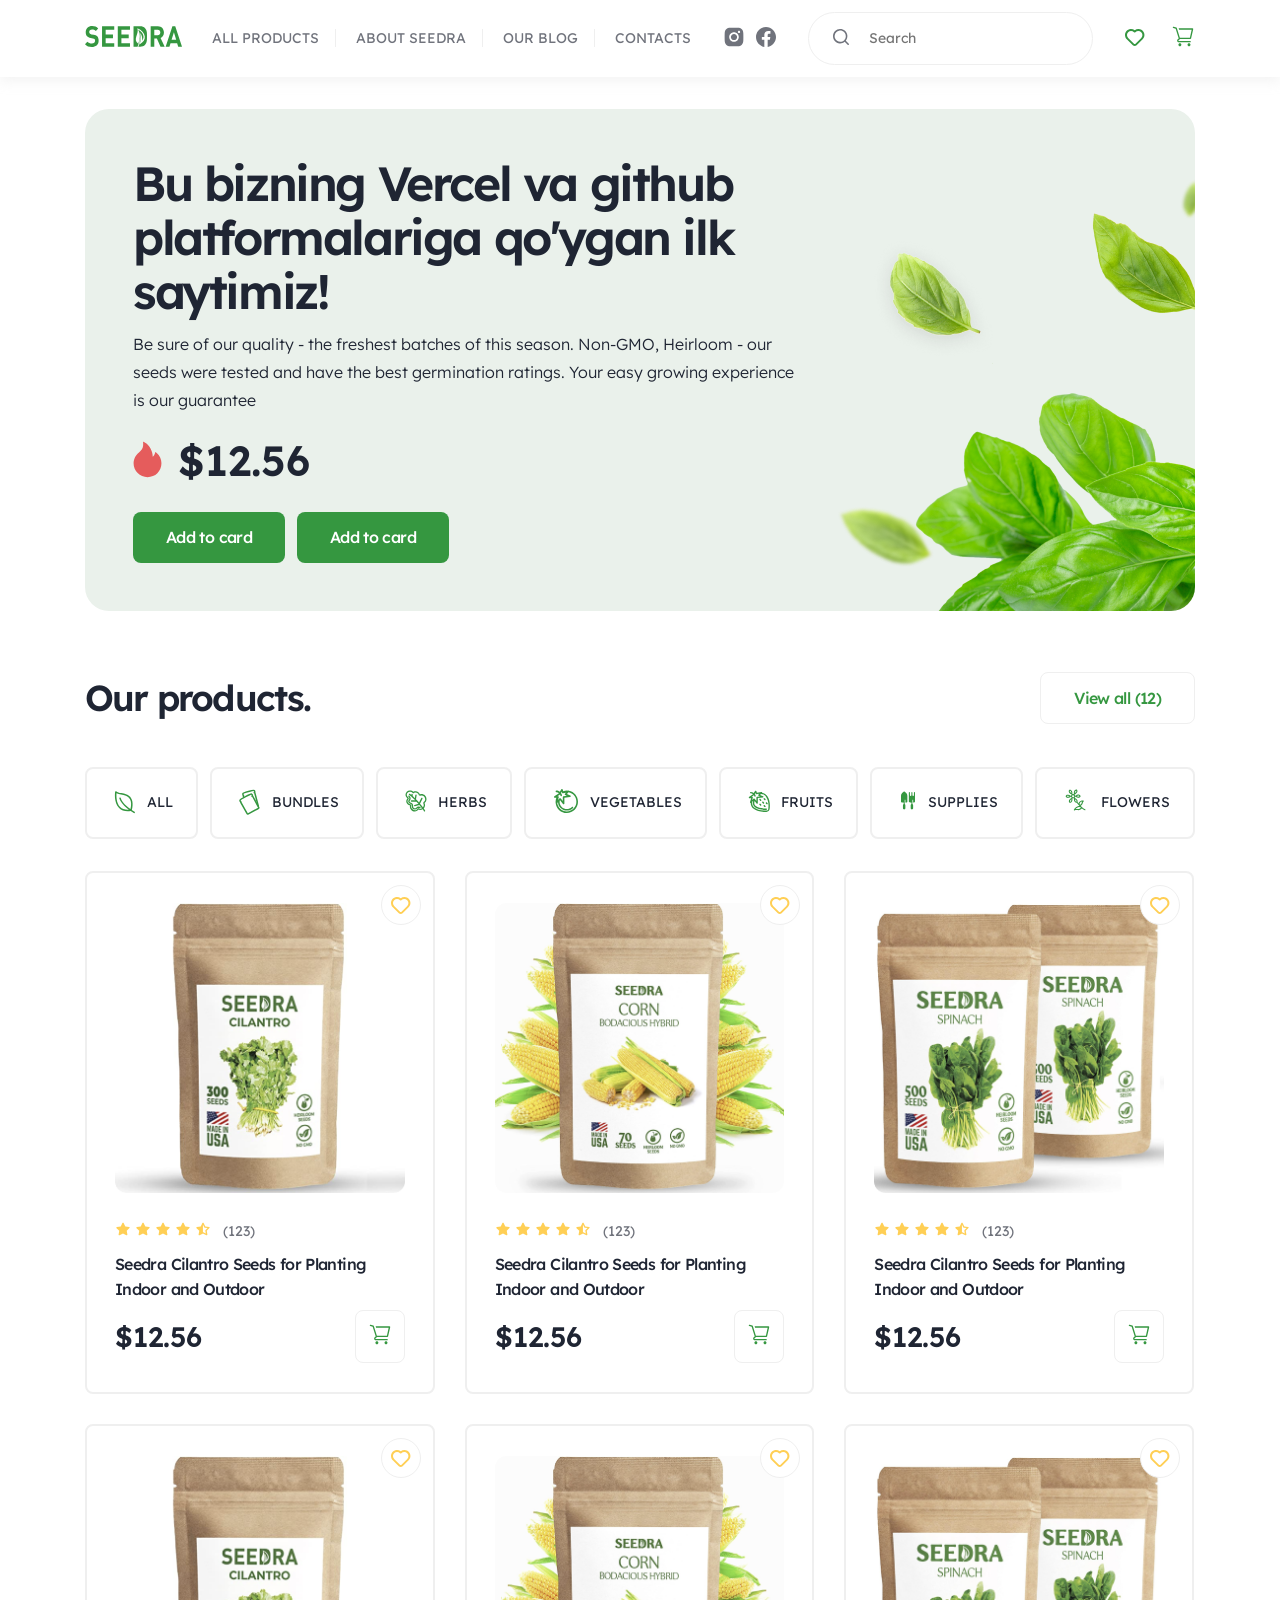
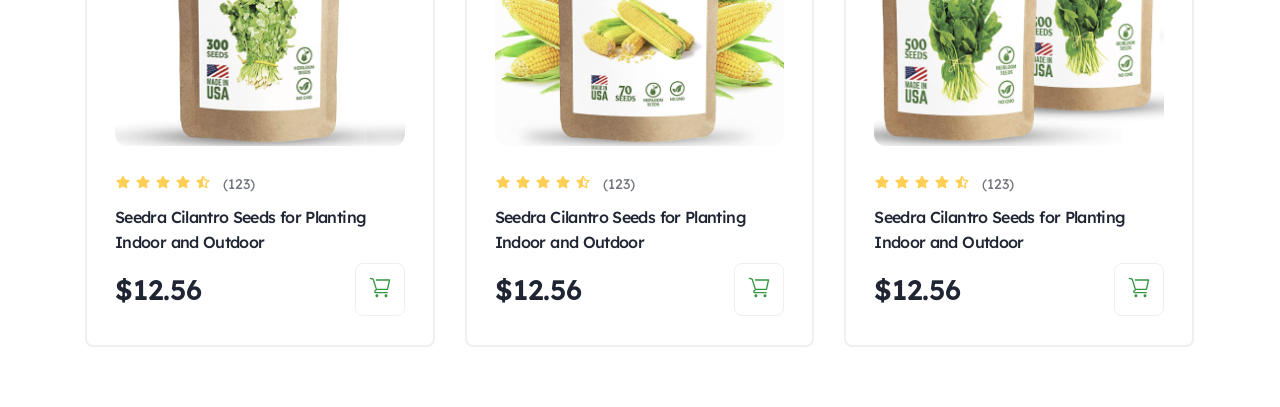
<file: index.html>
<!DOCTYPE html>
<html lang="en">
  <head>
    <meta charset="UTF-8" />
    <meta name="viewport" content="width=device-width, initial-scale=1.0" />
    <link rel="stylesheet" href="./style/main.css" />
    <title>Seedra - welcome out site!</title>
  </head>
  <body>
    <div class="wrapper">
      <!-- HEADER - START -->

      <header class="header">
        <div class="container">
          <div class="header-row">
            <div class="header-logo">
              <img src="./images/logo.svg" alt="site logo" />
            </div>

            <nav class="header-nav">
              <a href="#" class="header-link">ALL PRODUCTS</a>
              <a href="#" class="header-link">ABOUT SEEDRA</a>
              <a href="#" class="header-link">OUR BLOG</a>
              <a href="#" class="header-link">CONTACTS</a>
            </nav>

            <div class="header-social">
              <a href="#" class="header-social__link">
                <img
                  src="./assets/icons/instagram-icon.svg"
                  alt="instagram icon"
                />
              </a>
              <a href="#" class="header-social__link">
                <img
                  src="./assets/icons/facebook-icon.svg"
                  alt="facebook icon"
                />
              </a>
            </div>

            <form class="header-search">
              <button class="header-search__button">
                <svg
                  width="24"
                  height="24"
                  viewBox="0 0 24 24"
                  fill="none"
                  xmlns="http://www.w3.org/2000/svg"
                >
                  <path
                    d="M19.7753 18.6511L16.8091 15.7067C17.9605 14.2699 18.5181 12.4464 18.3672 10.6109C18.2164 8.77535 17.3685 7.06745 15.998 5.83834C14.6275 4.60923 12.8385 3.95232 10.9989 4.0027C9.15928 4.05307 7.40887 4.8069 6.10758 6.10918C4.80629 7.41146 4.05303 9.1632 4.0027 11.0042C3.95236 12.8452 4.60876 14.6356 5.83694 16.0071C7.06512 17.3787 8.77172 18.2272 10.6058 18.3781C12.4399 18.5291 14.2621 17.9711 15.6978 16.8188L18.64 19.7633C18.7143 19.8383 18.8028 19.8978 18.9002 19.9385C18.9976 19.9791 19.1021 20 19.2077 20C19.3132 20 19.4177 19.9791 19.5152 19.9385C19.6126 19.8978 19.701 19.8383 19.7753 19.7633C19.9194 19.6141 20 19.4147 20 19.2072C20 18.9997 19.9194 18.8003 19.7753 18.6511ZM11.2124 16.8188C10.1055 16.8188 9.02346 16.4903 8.10309 15.8749C7.18272 15.2595 6.46538 14.3847 6.04178 13.3613C5.61818 12.3379 5.50735 11.2117 5.7233 10.1252C5.93925 9.03875 6.47228 8.04076 7.25499 7.25746C8.0377 6.47416 9.03493 5.94072 10.1206 5.72461C11.2062 5.50849 12.3315 5.61941 13.3542 6.04333C14.3768 6.46725 15.2509 7.18514 15.8659 8.1062C16.4809 9.02727 16.8091 10.1102 16.8091 11.2179C16.8091 12.7034 16.2195 14.128 15.1699 15.1784C14.1203 16.2287 12.6968 16.8188 11.2124 16.8188Z"
                    fill="#70737C"
                  />
                </svg>
              </button>
              <input
                type="search"
                class="header-search__input"
                placeholder="Search"
              />
            </form>

            <div class="header-buttons">
              <button class="header-button">
                <svg
                  width="24"
                  height="24"
                  viewBox="0 0 24 24"
                  fill="none"
                  xmlns="http://www.w3.org/2000/svg"
                >
                  <path
                    d="M19.6573 5.80092C18.6273 4.78233 17.2619 4.16064 15.8078 4.04815C14.3538 3.93566 12.9068 4.33979 11.7284 5.18754C10.4921 4.28054 8.9533 3.86926 7.42187 4.03652C5.89044 4.20379 4.48014 4.93718 3.47497 6.08901C2.46981 7.24083 1.94444 8.72554 2.00466 10.2441C2.06488 11.7627 2.70623 13.2024 3.79954 14.2733L9.83364 20.2346C10.3389 20.7251 11.0195 21 11.7284 21C12.4374 21 13.1179 20.7251 13.6232 20.2346L19.6573 14.2733C20.7918 13.1474 21.4286 11.6245 21.4286 10.0371C21.4286 8.44971 20.7918 6.9268 19.6573 5.80092ZM18.2872 12.9507L12.2531 18.9024C12.1845 18.9708 12.1027 19.0251 12.0127 19.0621C11.9226 19.0992 11.826 19.1183 11.7284 19.1183C11.6308 19.1183 11.5342 19.0992 11.4442 19.0621C11.3541 19.0251 11.2724 18.9708 11.2037 18.9024L5.1696 12.9219C4.40757 12.1536 3.98086 11.1215 3.98086 10.0467C3.98086 8.97186 4.40757 7.93977 5.1696 7.17145C5.94612 6.41525 6.99341 5.99123 8.08463 5.99123C9.17584 5.99123 10.2231 6.41525 10.9997 7.17145C11.09 7.26128 11.1975 7.33258 11.3159 7.38124C11.4343 7.4299 11.5613 7.45495 11.6895 7.45495C11.8178 7.45495 11.9448 7.4299 12.0632 7.38124C12.1816 7.33258 12.2891 7.26128 12.3794 7.17145C13.156 6.41525 14.2032 5.99123 15.2945 5.99123C16.3857 5.99123 17.433 6.41525 18.2095 7.17145C18.982 7.9297 19.4227 8.9562 19.4372 10.0311C19.4518 11.1059 19.039 12.1436 18.2872 12.9219V12.9507Z"
                    fill="#359740"
                  />
                </svg>
              </button>
              <button class="header-button">
                <svg
                  width="24"
                  height="24"
                  viewBox="0 0 24 24"
                  fill="none"
                  xmlns="http://www.w3.org/2000/svg"
                >
                  <path
                    d="M8.88666 21.3333C9.71509 21.3333 10.3867 20.6617 10.3867 19.8333C10.3867 19.0048 9.71509 18.3333 8.88666 18.3333C8.05823 18.3333 7.38666 19.0048 7.38666 19.8333C7.38666 20.6617 8.05823 21.3333 8.88666 21.3333Z"
                    fill="#359740"
                  />
                  <path
                    d="M18 21.3333C18.8284 21.3333 19.5 20.6617 19.5 19.8333C19.5 19.0048 18.8284 18.3333 18 18.3333C17.1716 18.3333 16.5 19.0048 16.5 19.8333C16.5 20.6617 17.1716 21.3333 18 21.3333Z"
                    fill="#359740"
                  />
                  <path
                    d="M22.0533 3.57991C21.9913 3.50343 21.9131 3.44165 21.8243 3.399C21.7356 3.35635 21.6385 3.33389 21.54 3.33324H7.66001L8.09335 4.66658H20.6667L18.8867 12.6666H8.88668L5.84001 3.01991C5.80706 2.91755 5.74983 2.82468 5.67321 2.74922C5.5966 2.67377 5.50287 2.61796 5.40001 2.58658L2.66668 1.74658C2.58263 1.72075 2.49432 1.71173 2.40679 1.72003C2.31926 1.72833 2.23422 1.7538 2.15653 1.79496C1.99962 1.87811 1.88217 2.02017 1.83001 2.18991C1.77785 2.35965 1.79526 2.54316 1.8784 2.70006C1.96154 2.85697 2.10361 2.97442 2.27335 3.02658L4.66668 3.75991L7.72668 13.4266L6.63335 14.3199L6.54668 14.4066C6.27624 14.7182 6.12295 15.1145 6.11321 15.527C6.10348 15.9395 6.23791 16.3425 6.49335 16.6666C6.67505 16.8875 6.90595 17.0629 7.16757 17.1787C7.42919 17.2945 7.71427 17.3474 8.00001 17.3332H19.1267C19.3035 17.3332 19.4731 17.263 19.5981 17.138C19.7231 17.013 19.7933 16.8434 19.7933 16.6666C19.7933 16.4898 19.7231 16.3202 19.5981 16.1952C19.4731 16.0701 19.3035 15.9999 19.1267 15.9999H7.89335C7.81658 15.9973 7.74178 15.9749 7.67619 15.9349C7.61059 15.895 7.55641 15.8388 7.51888 15.7717C7.48134 15.7047 7.46173 15.6292 7.46193 15.5523C7.46213 15.4755 7.48213 15.4001 7.52001 15.3332L9.12668 13.9999H19.42C19.5741 14.0037 19.7248 13.9539 19.8463 13.8591C19.9679 13.7643 20.0528 13.6303 20.0867 13.4799L22.2 4.14658C22.2203 4.04719 22.2176 3.94448 22.1922 3.84629C22.1668 3.74809 22.1193 3.65698 22.0533 3.57991Z"
                    fill="#359740"
                  />
                </svg>
              </button>
              <button class="header-button header-button__menu">
                <svg
                  width="24"
                  height="24"
                  viewBox="0 0 24 24"
                  fill="none"
                  xmlns="http://www.w3.org/2000/svg"
                >
                  <path
                    d="M13 5.25C12.5858 5.25 12.25 5.58579 12.25 6C12.25 6.41421 12.5858 6.75 13 6.75L19 6.75C19.4142 6.75 19.75 6.41421 19.75 6C19.75 5.58579 19.4142 5.25 19 5.25H13Z"
                    fill="#70737C"
                  />
                  <path
                    d="M5 11.25C4.58579 11.25 4.25 11.5858 4.25 12C4.25 12.4142 4.58579 12.75 5 12.75H19C19.4142 12.75 19.75 12.4142 19.75 12C19.75 11.5858 19.4142 11.25 19 11.25H5Z"
                    fill="#70737C"
                  />
                  <path
                    d="M9 17.25C8.58579 17.25 8.25 17.5858 8.25 18C8.25 18.4142 8.58579 18.75 9 18.75L19 18.75C19.4142 18.75 19.75 18.4142 19.75 18C19.75 17.5858 19.4142 17.25 19 17.25L9 17.25Z"
                    fill="#70737C"
                  />
                </svg>
              </button>
            </div>
          </div>
        </div>
      </header>

      <!-- HEADER - END -->

      <!-- MAIN - START -->

      <main class="main">
        <section class="banner">
          <div class="container">
            <div class="banner-row">
              <div class="banner-content">
                <h1 class="banner-title">
                  Bu bizning Vercel va github platformalariga qo'ygan ilk
                  saytimiz!
                </h1>
                <p class="banner-subtitle">
                  Be sure of our quality - the freshest batches of this season.
                  Non-GMO, Heirloom - our seeds were tested and have the best
                  germination ratings. Your easy growing experience is our
                  guarantee
                </p>
                <div class="banner-price">
                  <span class="banner-price__icon">
                    <img src="./images/icons/fire-icon.svg" alt="fire icon" />
                  </span>
                  <span class="banner-price__number">$12.56</span>
                </div>
                <div class="banner-buttons">
                  <button class="banner-button">Add to card</button>
                  <button class="banner-button">Add to card</button>
                </div>
              </div>
              <div class="banner-image">
                <div class="banner-bg">
                  <img
                    src="./images/banner/banner-bg-mobile.png"
                    class="banner-bg__mobile"
                    alt="banner background image"
                  />
                  <img
                    src="./images/banner/banner-bg-desktop.png"
                    class="banner-bg__desktop"
                    alt="banner background image"
                  />
                </div>
                <div class="banner-image__wrapper">
                  <img
                    src="./images/banner/banner-image.png"
                    alt="banner background image"
                  />
                </div>
              </div>
            </div>
          </div>
        </section>

        <section class="products section">
          <div class="container">
            <div class="products-title section-title">
              <h3 class="products-title__title section-title__title">
                Our products.
              </h3>
              <button class="products-title__button section-title__button">
                View all (12)
              </button>
            </div>
            <div class="products-categories categories">
              <div class="categories-card">
                <div class="categories-card__image">
                  <img
                    src="./images/icons/categories/categories-icon-1.svg"
                    alt="category icon"
                  />
                </div>
                <p class="categories-card__title">ALL</p>
              </div>
              <div class="categories-card">
                <div class="categories-card__image">
                  <img
                    src="./images/icons/categories/categories-icon-2.svg"
                    alt="category icon"
                  />
                </div>
                <p class="categories-card__title">BUNDLES</p>
              </div>
              <div class="categories-card">
                <div class="categories-card__image">
                  <img
                    src="./images/icons/categories/categories-icon-3.svg"
                    alt="category icon"
                  />
                </div>
                <p class="categories-card__title">HERBS</p>
              </div>
              <div class="categories-card">
                <div class="categories-card__image">
                  <img
                    src="./images/icons/categories/categories-icon-4.svg"
                    alt="category icon"
                  />
                </div>
                <p class="categories-card__title">VEGETABLES</p>
              </div>
              <div class="categories-card">
                <div class="categories-card__image">
                  <img
                    src="./images/icons/categories/categories-icon-5.svg"
                    alt="category icon"
                  />
                </div>
                <p class="categories-card__title">FRUITS</p>
              </div>
              <div class="categories-card">
                <div class="categories-card__image">
                  <img
                    src="./images/icons/categories/categories-icon-6.svg"
                    alt="category icon"
                  />
                </div>
                <p class="categories-card__title">SUPPLIES</p>
              </div>
              <div class="categories-card">
                <div class="categories-card__image">
                  <img
                    src="./images/icons/categories/categories-icon-7.svg"
                    alt="category icon"
                  />
                </div>
                <p class="categories-card__title">FLOWERS</p>
              </div>
            </div>
            <div class="products-row">
              <div class="products-card">
                <button class="products-card__like">
                  <svg
                    width="24"
                    height="24"
                    viewBox="0 0 24 24"
                    fill="none"
                    xmlns="http://www.w3.org/2000/svg"
                  >
                    <path
                      d="M19.6573 5.80092C18.6273 4.78233 17.2619 4.16064 15.8078 4.04815C14.3538 3.93566 12.9068 4.33979 11.7284 5.18754C10.4921 4.28054 8.9533 3.86926 7.42187 4.03652C5.89044 4.20379 4.48014 4.93718 3.47497 6.08901C2.46981 7.24083 1.94444 8.72554 2.00466 10.2441C2.06488 11.7627 2.70623 13.2024 3.79954 14.2733L9.83364 20.2346C10.3389 20.7251 11.0195 21 11.7284 21C12.4374 21 13.1179 20.7251 13.6232 20.2346L19.6573 14.2733C20.7918 13.1474 21.4286 11.6245 21.4286 10.0371C21.4286 8.44971 20.7918 6.9268 19.6573 5.80092ZM18.2872 12.9507L12.2531 18.9024C12.1845 18.9708 12.1027 19.0251 12.0127 19.0621C11.9226 19.0992 11.826 19.1183 11.7284 19.1183C11.6308 19.1183 11.5342 19.0992 11.4442 19.0621C11.3541 19.0251 11.2724 18.9708 11.2037 18.9024L5.1696 12.9219C4.40757 12.1536 3.98086 11.1215 3.98086 10.0467C3.98086 8.97186 4.40757 7.93977 5.1696 7.17145C5.94612 6.41525 6.99341 5.99123 8.08463 5.99123C9.17584 5.99123 10.2231 6.41525 10.9997 7.17145C11.09 7.26128 11.1975 7.33258 11.3159 7.38124C11.4343 7.4299 11.5613 7.45495 11.6895 7.45495C11.8178 7.45495 11.9448 7.4299 12.0632 7.38124C12.1816 7.33258 12.2891 7.26128 12.3794 7.17145C13.156 6.41525 14.2032 5.99123 15.2945 5.99123C16.3857 5.99123 17.433 6.41525 18.2095 7.17145C18.982 7.9297 19.4227 8.9562 19.4372 10.0311C19.4518 11.1059 19.039 12.1436 18.2872 12.9219V12.9507Z"
                      fill="#359740"
                    />
                  </svg>
                </button>
                <div class="products-card__image">
                  <img
                    src="./images/products/product-image-1.png"
                    alt="product image"
                  />
                </div>
                <div class="products-card__content">
                  <div class="products-card__stars card-stars">
                    <div class="card-stars__row">
                      <span class="card-stars__star">
                        <img src="./images/icons/star.svg" alt="star icon" />
                      </span>
                      <span class="card-stars__star">
                        <img src="./images/icons/star.svg" alt="star icon" />
                      </span>
                      <span class="card-stars__star">
                        <img src="./images/icons/star.svg" alt="star icon" />
                      </span>
                      <span class="card-stars__star">
                        <img src="./images/icons/star.svg" alt="star icon" />
                      </span>
                      <span class="card-stars__star">
                        <img
                          src="./images/icons/star-half-alt.svg"
                          alt="star icon"
                        />
                      </span>
                    </div>
                    <p class="card-stars__text">(123)</p>
                  </div>
                  <p class="products-card__subtitle">
                    Seedra Cilantro Seeds for Planting Indoor and Outdoor
                  </p>
                  <div class="products-card__row">
                    <p class="products-card__price">$12.56</p>
                    <button class="products-card__button">
                      <svg
                        width="24"
                        height="24"
                        viewBox="0 0 24 24"
                        fill="none"
                        xmlns="http://www.w3.org/2000/svg"
                      >
                        <path
                          d="M8.88666 21.3333C9.71509 21.3333 10.3867 20.6617 10.3867 19.8333C10.3867 19.0048 9.71509 18.3333 8.88666 18.3333C8.05823 18.3333 7.38666 19.0048 7.38666 19.8333C7.38666 20.6617 8.05823 21.3333 8.88666 21.3333Z"
                          fill="#359740"
                        />
                        <path
                          d="M18 21.3333C18.8284 21.3333 19.5 20.6617 19.5 19.8333C19.5 19.0048 18.8284 18.3333 18 18.3333C17.1716 18.3333 16.5 19.0048 16.5 19.8333C16.5 20.6617 17.1716 21.3333 18 21.3333Z"
                          fill="#359740"
                        />
                        <path
                          d="M22.0533 3.57991C21.9913 3.50343 21.9131 3.44165 21.8243 3.399C21.7356 3.35635 21.6385 3.33389 21.54 3.33324H7.66001L8.09335 4.66658H20.6667L18.8867 12.6666H8.88668L5.84001 3.01991C5.80706 2.91755 5.74983 2.82468 5.67321 2.74922C5.5966 2.67377 5.50287 2.61796 5.40001 2.58658L2.66668 1.74658C2.58263 1.72075 2.49432 1.71173 2.40679 1.72003C2.31926 1.72833 2.23422 1.7538 2.15653 1.79496C1.99962 1.87811 1.88217 2.02017 1.83001 2.18991C1.77785 2.35965 1.79526 2.54316 1.8784 2.70006C1.96154 2.85697 2.10361 2.97442 2.27335 3.02658L4.66668 3.75991L7.72668 13.4266L6.63335 14.3199L6.54668 14.4066C6.27624 14.7182 6.12295 15.1145 6.11321 15.527C6.10348 15.9395 6.23791 16.3425 6.49335 16.6666C6.67505 16.8875 6.90595 17.0629 7.16757 17.1787C7.42919 17.2945 7.71427 17.3474 8.00001 17.3332H19.1267C19.3035 17.3332 19.4731 17.263 19.5981 17.138C19.7231 17.013 19.7933 16.8434 19.7933 16.6666C19.7933 16.4898 19.7231 16.3202 19.5981 16.1952C19.4731 16.0701 19.3035 15.9999 19.1267 15.9999H7.89335C7.81658 15.9973 7.74178 15.9749 7.67619 15.9349C7.61059 15.895 7.55641 15.8388 7.51888 15.7717C7.48134 15.7047 7.46173 15.6292 7.46193 15.5523C7.46213 15.4755 7.48213 15.4001 7.52001 15.3332L9.12668 13.9999H19.42C19.5741 14.0037 19.7248 13.9539 19.8463 13.8591C19.9679 13.7643 20.0528 13.6303 20.0867 13.4799L22.2 4.14658C22.2203 4.04719 22.2176 3.94448 22.1922 3.84629C22.1668 3.74809 22.1193 3.65698 22.0533 3.57991Z"
                          fill="#359740"
                        />
                      </svg>
                    </button>
                  </div>
                </div>
              </div>
              <div class="products-card">
                <button class="products-card__like">
                  <svg
                    width="24"
                    height="24"
                    viewBox="0 0 24 24"
                    fill="none"
                    xmlns="http://www.w3.org/2000/svg"
                  >
                    <path
                      d="M19.6573 5.80092C18.6273 4.78233 17.2619 4.16064 15.8078 4.04815C14.3538 3.93566 12.9068 4.33979 11.7284 5.18754C10.4921 4.28054 8.9533 3.86926 7.42187 4.03652C5.89044 4.20379 4.48014 4.93718 3.47497 6.08901C2.46981 7.24083 1.94444 8.72554 2.00466 10.2441C2.06488 11.7627 2.70623 13.2024 3.79954 14.2733L9.83364 20.2346C10.3389 20.7251 11.0195 21 11.7284 21C12.4374 21 13.1179 20.7251 13.6232 20.2346L19.6573 14.2733C20.7918 13.1474 21.4286 11.6245 21.4286 10.0371C21.4286 8.44971 20.7918 6.9268 19.6573 5.80092ZM18.2872 12.9507L12.2531 18.9024C12.1845 18.9708 12.1027 19.0251 12.0127 19.0621C11.9226 19.0992 11.826 19.1183 11.7284 19.1183C11.6308 19.1183 11.5342 19.0992 11.4442 19.0621C11.3541 19.0251 11.2724 18.9708 11.2037 18.9024L5.1696 12.9219C4.40757 12.1536 3.98086 11.1215 3.98086 10.0467C3.98086 8.97186 4.40757 7.93977 5.1696 7.17145C5.94612 6.41525 6.99341 5.99123 8.08463 5.99123C9.17584 5.99123 10.2231 6.41525 10.9997 7.17145C11.09 7.26128 11.1975 7.33258 11.3159 7.38124C11.4343 7.4299 11.5613 7.45495 11.6895 7.45495C11.8178 7.45495 11.9448 7.4299 12.0632 7.38124C12.1816 7.33258 12.2891 7.26128 12.3794 7.17145C13.156 6.41525 14.2032 5.99123 15.2945 5.99123C16.3857 5.99123 17.433 6.41525 18.2095 7.17145C18.982 7.9297 19.4227 8.9562 19.4372 10.0311C19.4518 11.1059 19.039 12.1436 18.2872 12.9219V12.9507Z"
                      fill="#359740"
                    />
                  </svg>
                </button>
                <div class="products-card__image">
                  <img
                    src="./images/products/product-image-2.png"
                    alt="product image"
                  />
                </div>
                <div class="products-card__content">
                  <div class="products-card__stars card-stars">
                    <div class="card-stars__row">
                      <span class="card-stars__star">
                        <img src="./images/icons/star.svg" alt="star icon" />
                      </span>
                      <span class="card-stars__star">
                        <img src="./images/icons/star.svg" alt="star icon" />
                      </span>
                      <span class="card-stars__star">
                        <img src="./images/icons/star.svg" alt="star icon" />
                      </span>
                      <span class="card-stars__star">
                        <img src="./images/icons/star.svg" alt="star icon" />
                      </span>
                      <span class="card-stars__star">
                        <img
                          src="./images/icons/star-half-alt.svg"
                          alt="star icon"
                        />
                      </span>
                    </div>
                    <p class="card-stars__text">(123)</p>
                  </div>
                  <p class="products-card__subtitle">
                    Seedra Cilantro Seeds for Planting Indoor and Outdoor
                  </p>
                  <div class="products-card__row">
                    <p class="products-card__price">$12.56</p>
                    <button class="products-card__button">
                      <svg
                        width="24"
                        height="24"
                        viewBox="0 0 24 24"
                        fill="none"
                        xmlns="http://www.w3.org/2000/svg"
                      >
                        <path
                          d="M8.88666 21.3333C9.71509 21.3333 10.3867 20.6617 10.3867 19.8333C10.3867 19.0048 9.71509 18.3333 8.88666 18.3333C8.05823 18.3333 7.38666 19.0048 7.38666 19.8333C7.38666 20.6617 8.05823 21.3333 8.88666 21.3333Z"
                          fill="#359740"
                        />
                        <path
                          d="M18 21.3333C18.8284 21.3333 19.5 20.6617 19.5 19.8333C19.5 19.0048 18.8284 18.3333 18 18.3333C17.1716 18.3333 16.5 19.0048 16.5 19.8333C16.5 20.6617 17.1716 21.3333 18 21.3333Z"
                          fill="#359740"
                        />
                        <path
                          d="M22.0533 3.57991C21.9913 3.50343 21.9131 3.44165 21.8243 3.399C21.7356 3.35635 21.6385 3.33389 21.54 3.33324H7.66001L8.09335 4.66658H20.6667L18.8867 12.6666H8.88668L5.84001 3.01991C5.80706 2.91755 5.74983 2.82468 5.67321 2.74922C5.5966 2.67377 5.50287 2.61796 5.40001 2.58658L2.66668 1.74658C2.58263 1.72075 2.49432 1.71173 2.40679 1.72003C2.31926 1.72833 2.23422 1.7538 2.15653 1.79496C1.99962 1.87811 1.88217 2.02017 1.83001 2.18991C1.77785 2.35965 1.79526 2.54316 1.8784 2.70006C1.96154 2.85697 2.10361 2.97442 2.27335 3.02658L4.66668 3.75991L7.72668 13.4266L6.63335 14.3199L6.54668 14.4066C6.27624 14.7182 6.12295 15.1145 6.11321 15.527C6.10348 15.9395 6.23791 16.3425 6.49335 16.6666C6.67505 16.8875 6.90595 17.0629 7.16757 17.1787C7.42919 17.2945 7.71427 17.3474 8.00001 17.3332H19.1267C19.3035 17.3332 19.4731 17.263 19.5981 17.138C19.7231 17.013 19.7933 16.8434 19.7933 16.6666C19.7933 16.4898 19.7231 16.3202 19.5981 16.1952C19.4731 16.0701 19.3035 15.9999 19.1267 15.9999H7.89335C7.81658 15.9973 7.74178 15.9749 7.67619 15.9349C7.61059 15.895 7.55641 15.8388 7.51888 15.7717C7.48134 15.7047 7.46173 15.6292 7.46193 15.5523C7.46213 15.4755 7.48213 15.4001 7.52001 15.3332L9.12668 13.9999H19.42C19.5741 14.0037 19.7248 13.9539 19.8463 13.8591C19.9679 13.7643 20.0528 13.6303 20.0867 13.4799L22.2 4.14658C22.2203 4.04719 22.2176 3.94448 22.1922 3.84629C22.1668 3.74809 22.1193 3.65698 22.0533 3.57991Z"
                          fill="#359740"
                        />
                      </svg>
                    </button>
                  </div>
                </div>
              </div>
              <div class="products-card">
                <button class="products-card__like">
                  <svg
                    width="24"
                    height="24"
                    viewBox="0 0 24 24"
                    fill="none"
                    xmlns="http://www.w3.org/2000/svg"
                  >
                    <path
                      d="M19.6573 5.80092C18.6273 4.78233 17.2619 4.16064 15.8078 4.04815C14.3538 3.93566 12.9068 4.33979 11.7284 5.18754C10.4921 4.28054 8.9533 3.86926 7.42187 4.03652C5.89044 4.20379 4.48014 4.93718 3.47497 6.08901C2.46981 7.24083 1.94444 8.72554 2.00466 10.2441C2.06488 11.7627 2.70623 13.2024 3.79954 14.2733L9.83364 20.2346C10.3389 20.7251 11.0195 21 11.7284 21C12.4374 21 13.1179 20.7251 13.6232 20.2346L19.6573 14.2733C20.7918 13.1474 21.4286 11.6245 21.4286 10.0371C21.4286 8.44971 20.7918 6.9268 19.6573 5.80092ZM18.2872 12.9507L12.2531 18.9024C12.1845 18.9708 12.1027 19.0251 12.0127 19.0621C11.9226 19.0992 11.826 19.1183 11.7284 19.1183C11.6308 19.1183 11.5342 19.0992 11.4442 19.0621C11.3541 19.0251 11.2724 18.9708 11.2037 18.9024L5.1696 12.9219C4.40757 12.1536 3.98086 11.1215 3.98086 10.0467C3.98086 8.97186 4.40757 7.93977 5.1696 7.17145C5.94612 6.41525 6.99341 5.99123 8.08463 5.99123C9.17584 5.99123 10.2231 6.41525 10.9997 7.17145C11.09 7.26128 11.1975 7.33258 11.3159 7.38124C11.4343 7.4299 11.5613 7.45495 11.6895 7.45495C11.8178 7.45495 11.9448 7.4299 12.0632 7.38124C12.1816 7.33258 12.2891 7.26128 12.3794 7.17145C13.156 6.41525 14.2032 5.99123 15.2945 5.99123C16.3857 5.99123 17.433 6.41525 18.2095 7.17145C18.982 7.9297 19.4227 8.9562 19.4372 10.0311C19.4518 11.1059 19.039 12.1436 18.2872 12.9219V12.9507Z"
                      fill="#359740"
                    />
                  </svg>
                </button>
                <div class="products-card__image">
                  <img
                    src="./images/products/product-image-3.png"
                    alt="product image"
                  />
                </div>
                <div class="products-card__content">
                  <div class="products-card__stars card-stars">
                    <div class="card-stars__row">
                      <span class="card-stars__star">
                        <img src="./images/icons/star.svg" alt="star icon" />
                      </span>
                      <span class="card-stars__star">
                        <img src="./images/icons/star.svg" alt="star icon" />
                      </span>
                      <span class="card-stars__star">
                        <img src="./images/icons/star.svg" alt="star icon" />
                      </span>
                      <span class="card-stars__star">
                        <img src="./images/icons/star.svg" alt="star icon" />
                      </span>
                      <span class="card-stars__star">
                        <img
                          src="./images/icons/star-half-alt.svg"
                          alt="star icon"
                        />
                      </span>
                    </div>
                    <p class="card-stars__text">(123)</p>
                  </div>
                  <p class="products-card__subtitle">
                    Seedra Cilantro Seeds for Planting Indoor and Outdoor
                  </p>
                  <div class="products-card__row">
                    <p class="products-card__price">$12.56</p>
                    <button class="products-card__button">
                      <svg
                        width="24"
                        height="24"
                        viewBox="0 0 24 24"
                        fill="none"
                        xmlns="http://www.w3.org/2000/svg"
                      >
                        <path
                          d="M8.88666 21.3333C9.71509 21.3333 10.3867 20.6617 10.3867 19.8333C10.3867 19.0048 9.71509 18.3333 8.88666 18.3333C8.05823 18.3333 7.38666 19.0048 7.38666 19.8333C7.38666 20.6617 8.05823 21.3333 8.88666 21.3333Z"
                          fill="#359740"
                        />
                        <path
                          d="M18 21.3333C18.8284 21.3333 19.5 20.6617 19.5 19.8333C19.5 19.0048 18.8284 18.3333 18 18.3333C17.1716 18.3333 16.5 19.0048 16.5 19.8333C16.5 20.6617 17.1716 21.3333 18 21.3333Z"
                          fill="#359740"
                        />
                        <path
                          d="M22.0533 3.57991C21.9913 3.50343 21.9131 3.44165 21.8243 3.399C21.7356 3.35635 21.6385 3.33389 21.54 3.33324H7.66001L8.09335 4.66658H20.6667L18.8867 12.6666H8.88668L5.84001 3.01991C5.80706 2.91755 5.74983 2.82468 5.67321 2.74922C5.5966 2.67377 5.50287 2.61796 5.40001 2.58658L2.66668 1.74658C2.58263 1.72075 2.49432 1.71173 2.40679 1.72003C2.31926 1.72833 2.23422 1.7538 2.15653 1.79496C1.99962 1.87811 1.88217 2.02017 1.83001 2.18991C1.77785 2.35965 1.79526 2.54316 1.8784 2.70006C1.96154 2.85697 2.10361 2.97442 2.27335 3.02658L4.66668 3.75991L7.72668 13.4266L6.63335 14.3199L6.54668 14.4066C6.27624 14.7182 6.12295 15.1145 6.11321 15.527C6.10348 15.9395 6.23791 16.3425 6.49335 16.6666C6.67505 16.8875 6.90595 17.0629 7.16757 17.1787C7.42919 17.2945 7.71427 17.3474 8.00001 17.3332H19.1267C19.3035 17.3332 19.4731 17.263 19.5981 17.138C19.7231 17.013 19.7933 16.8434 19.7933 16.6666C19.7933 16.4898 19.7231 16.3202 19.5981 16.1952C19.4731 16.0701 19.3035 15.9999 19.1267 15.9999H7.89335C7.81658 15.9973 7.74178 15.9749 7.67619 15.9349C7.61059 15.895 7.55641 15.8388 7.51888 15.7717C7.48134 15.7047 7.46173 15.6292 7.46193 15.5523C7.46213 15.4755 7.48213 15.4001 7.52001 15.3332L9.12668 13.9999H19.42C19.5741 14.0037 19.7248 13.9539 19.8463 13.8591C19.9679 13.7643 20.0528 13.6303 20.0867 13.4799L22.2 4.14658C22.2203 4.04719 22.2176 3.94448 22.1922 3.84629C22.1668 3.74809 22.1193 3.65698 22.0533 3.57991Z"
                          fill="#359740"
                        />
                      </svg>
                    </button>
                  </div>
                </div>
              </div>
              <div class="products-card">
                <button class="products-card__like">
                  <svg
                    width="24"
                    height="24"
                    viewBox="0 0 24 24"
                    fill="none"
                    xmlns="http://www.w3.org/2000/svg"
                  >
                    <path
                      d="M19.6573 5.80092C18.6273 4.78233 17.2619 4.16064 15.8078 4.04815C14.3538 3.93566 12.9068 4.33979 11.7284 5.18754C10.4921 4.28054 8.9533 3.86926 7.42187 4.03652C5.89044 4.20379 4.48014 4.93718 3.47497 6.08901C2.46981 7.24083 1.94444 8.72554 2.00466 10.2441C2.06488 11.7627 2.70623 13.2024 3.79954 14.2733L9.83364 20.2346C10.3389 20.7251 11.0195 21 11.7284 21C12.4374 21 13.1179 20.7251 13.6232 20.2346L19.6573 14.2733C20.7918 13.1474 21.4286 11.6245 21.4286 10.0371C21.4286 8.44971 20.7918 6.9268 19.6573 5.80092ZM18.2872 12.9507L12.2531 18.9024C12.1845 18.9708 12.1027 19.0251 12.0127 19.0621C11.9226 19.0992 11.826 19.1183 11.7284 19.1183C11.6308 19.1183 11.5342 19.0992 11.4442 19.0621C11.3541 19.0251 11.2724 18.9708 11.2037 18.9024L5.1696 12.9219C4.40757 12.1536 3.98086 11.1215 3.98086 10.0467C3.98086 8.97186 4.40757 7.93977 5.1696 7.17145C5.94612 6.41525 6.99341 5.99123 8.08463 5.99123C9.17584 5.99123 10.2231 6.41525 10.9997 7.17145C11.09 7.26128 11.1975 7.33258 11.3159 7.38124C11.4343 7.4299 11.5613 7.45495 11.6895 7.45495C11.8178 7.45495 11.9448 7.4299 12.0632 7.38124C12.1816 7.33258 12.2891 7.26128 12.3794 7.17145C13.156 6.41525 14.2032 5.99123 15.2945 5.99123C16.3857 5.99123 17.433 6.41525 18.2095 7.17145C18.982 7.9297 19.4227 8.9562 19.4372 10.0311C19.4518 11.1059 19.039 12.1436 18.2872 12.9219V12.9507Z"
                      fill="#359740"
                    />
                  </svg>
                </button>
                <div class="products-card__image">
                  <img
                    src="./images/products/product-image-1.png"
                    alt="product image"
                  />
                </div>
                <div class="products-card__content">
                  <div class="products-card__stars card-stars">
                    <div class="card-stars__row">
                      <span class="card-stars__star">
                        <img src="./images/icons/star.svg" alt="star icon" />
                      </span>
                      <span class="card-stars__star">
                        <img src="./images/icons/star.svg" alt="star icon" />
                      </span>
                      <span class="card-stars__star">
                        <img src="./images/icons/star.svg" alt="star icon" />
                      </span>
                      <span class="card-stars__star">
                        <img src="./images/icons/star.svg" alt="star icon" />
                      </span>
                      <span class="card-stars__star">
                        <img
                          src="./images/icons/star-half-alt.svg"
                          alt="star icon"
                        />
                      </span>
                    </div>
                    <p class="card-stars__text">(123)</p>
                  </div>
                  <p class="products-card__subtitle">
                    Seedra Cilantro Seeds for Planting Indoor and Outdoor
                  </p>
                  <div class="products-card__row">
                    <p class="products-card__price">$12.56</p>
                    <button class="products-card__button">
                      <svg
                        width="24"
                        height="24"
                        viewBox="0 0 24 24"
                        fill="none"
                        xmlns="http://www.w3.org/2000/svg"
                      >
                        <path
                          d="M8.88666 21.3333C9.71509 21.3333 10.3867 20.6617 10.3867 19.8333C10.3867 19.0048 9.71509 18.3333 8.88666 18.3333C8.05823 18.3333 7.38666 19.0048 7.38666 19.8333C7.38666 20.6617 8.05823 21.3333 8.88666 21.3333Z"
                          fill="#359740"
                        />
                        <path
                          d="M18 21.3333C18.8284 21.3333 19.5 20.6617 19.5 19.8333C19.5 19.0048 18.8284 18.3333 18 18.3333C17.1716 18.3333 16.5 19.0048 16.5 19.8333C16.5 20.6617 17.1716 21.3333 18 21.3333Z"
                          fill="#359740"
                        />
                        <path
                          d="M22.0533 3.57991C21.9913 3.50343 21.9131 3.44165 21.8243 3.399C21.7356 3.35635 21.6385 3.33389 21.54 3.33324H7.66001L8.09335 4.66658H20.6667L18.8867 12.6666H8.88668L5.84001 3.01991C5.80706 2.91755 5.74983 2.82468 5.67321 2.74922C5.5966 2.67377 5.50287 2.61796 5.40001 2.58658L2.66668 1.74658C2.58263 1.72075 2.49432 1.71173 2.40679 1.72003C2.31926 1.72833 2.23422 1.7538 2.15653 1.79496C1.99962 1.87811 1.88217 2.02017 1.83001 2.18991C1.77785 2.35965 1.79526 2.54316 1.8784 2.70006C1.96154 2.85697 2.10361 2.97442 2.27335 3.02658L4.66668 3.75991L7.72668 13.4266L6.63335 14.3199L6.54668 14.4066C6.27624 14.7182 6.12295 15.1145 6.11321 15.527C6.10348 15.9395 6.23791 16.3425 6.49335 16.6666C6.67505 16.8875 6.90595 17.0629 7.16757 17.1787C7.42919 17.2945 7.71427 17.3474 8.00001 17.3332H19.1267C19.3035 17.3332 19.4731 17.263 19.5981 17.138C19.7231 17.013 19.7933 16.8434 19.7933 16.6666C19.7933 16.4898 19.7231 16.3202 19.5981 16.1952C19.4731 16.0701 19.3035 15.9999 19.1267 15.9999H7.89335C7.81658 15.9973 7.74178 15.9749 7.67619 15.9349C7.61059 15.895 7.55641 15.8388 7.51888 15.7717C7.48134 15.7047 7.46173 15.6292 7.46193 15.5523C7.46213 15.4755 7.48213 15.4001 7.52001 15.3332L9.12668 13.9999H19.42C19.5741 14.0037 19.7248 13.9539 19.8463 13.8591C19.9679 13.7643 20.0528 13.6303 20.0867 13.4799L22.2 4.14658C22.2203 4.04719 22.2176 3.94448 22.1922 3.84629C22.1668 3.74809 22.1193 3.65698 22.0533 3.57991Z"
                          fill="#359740"
                        />
                      </svg>
                    </button>
                  </div>
                </div>
              </div>
              <div class="products-card">
                <button class="products-card__like">
                  <svg
                    width="24"
                    height="24"
                    viewBox="0 0 24 24"
                    fill="none"
                    xmlns="http://www.w3.org/2000/svg"
                  >
                    <path
                      d="M19.6573 5.80092C18.6273 4.78233 17.2619 4.16064 15.8078 4.04815C14.3538 3.93566 12.9068 4.33979 11.7284 5.18754C10.4921 4.28054 8.9533 3.86926 7.42187 4.03652C5.89044 4.20379 4.48014 4.93718 3.47497 6.08901C2.46981 7.24083 1.94444 8.72554 2.00466 10.2441C2.06488 11.7627 2.70623 13.2024 3.79954 14.2733L9.83364 20.2346C10.3389 20.7251 11.0195 21 11.7284 21C12.4374 21 13.1179 20.7251 13.6232 20.2346L19.6573 14.2733C20.7918 13.1474 21.4286 11.6245 21.4286 10.0371C21.4286 8.44971 20.7918 6.9268 19.6573 5.80092ZM18.2872 12.9507L12.2531 18.9024C12.1845 18.9708 12.1027 19.0251 12.0127 19.0621C11.9226 19.0992 11.826 19.1183 11.7284 19.1183C11.6308 19.1183 11.5342 19.0992 11.4442 19.0621C11.3541 19.0251 11.2724 18.9708 11.2037 18.9024L5.1696 12.9219C4.40757 12.1536 3.98086 11.1215 3.98086 10.0467C3.98086 8.97186 4.40757 7.93977 5.1696 7.17145C5.94612 6.41525 6.99341 5.99123 8.08463 5.99123C9.17584 5.99123 10.2231 6.41525 10.9997 7.17145C11.09 7.26128 11.1975 7.33258 11.3159 7.38124C11.4343 7.4299 11.5613 7.45495 11.6895 7.45495C11.8178 7.45495 11.9448 7.4299 12.0632 7.38124C12.1816 7.33258 12.2891 7.26128 12.3794 7.17145C13.156 6.41525 14.2032 5.99123 15.2945 5.99123C16.3857 5.99123 17.433 6.41525 18.2095 7.17145C18.982 7.9297 19.4227 8.9562 19.4372 10.0311C19.4518 11.1059 19.039 12.1436 18.2872 12.9219V12.9507Z"
                      fill="#359740"
                    />
                  </svg>
                </button>
                <div class="products-card__image">
                  <img
                    src="./images/products/product-image-2.png"
                    alt="product image"
                  />
                </div>
                <div class="products-card__content">
                  <div class="products-card__stars card-stars">
                    <div class="card-stars__row">
                      <span class="card-stars__star">
                        <img src="./images/icons/star.svg" alt="star icon" />
                      </span>
                      <span class="card-stars__star">
                        <img src="./images/icons/star.svg" alt="star icon" />
                      </span>
                      <span class="card-stars__star">
                        <img src="./images/icons/star.svg" alt="star icon" />
                      </span>
                      <span class="card-stars__star">
                        <img src="./images/icons/star.svg" alt="star icon" />
                      </span>
                      <span class="card-stars__star">
                        <img
                          src="./images/icons/star-half-alt.svg"
                          alt="star icon"
                        />
                      </span>
                    </div>
                    <p class="card-stars__text">(123)</p>
                  </div>
                  <p class="products-card__subtitle">
                    Seedra Cilantro Seeds for Planting Indoor and Outdoor
                  </p>
                  <div class="products-card__row">
                    <p class="products-card__price">$12.56</p>
                    <button class="products-card__button">
                      <svg
                        width="24"
                        height="24"
                        viewBox="0 0 24 24"
                        fill="none"
                        xmlns="http://www.w3.org/2000/svg"
                      >
                        <path
                          d="M8.88666 21.3333C9.71509 21.3333 10.3867 20.6617 10.3867 19.8333C10.3867 19.0048 9.71509 18.3333 8.88666 18.3333C8.05823 18.3333 7.38666 19.0048 7.38666 19.8333C7.38666 20.6617 8.05823 21.3333 8.88666 21.3333Z"
                          fill="#359740"
                        />
                        <path
                          d="M18 21.3333C18.8284 21.3333 19.5 20.6617 19.5 19.8333C19.5 19.0048 18.8284 18.3333 18 18.3333C17.1716 18.3333 16.5 19.0048 16.5 19.8333C16.5 20.6617 17.1716 21.3333 18 21.3333Z"
                          fill="#359740"
                        />
                        <path
                          d="M22.0533 3.57991C21.9913 3.50343 21.9131 3.44165 21.8243 3.399C21.7356 3.35635 21.6385 3.33389 21.54 3.33324H7.66001L8.09335 4.66658H20.6667L18.8867 12.6666H8.88668L5.84001 3.01991C5.80706 2.91755 5.74983 2.82468 5.67321 2.74922C5.5966 2.67377 5.50287 2.61796 5.40001 2.58658L2.66668 1.74658C2.58263 1.72075 2.49432 1.71173 2.40679 1.72003C2.31926 1.72833 2.23422 1.7538 2.15653 1.79496C1.99962 1.87811 1.88217 2.02017 1.83001 2.18991C1.77785 2.35965 1.79526 2.54316 1.8784 2.70006C1.96154 2.85697 2.10361 2.97442 2.27335 3.02658L4.66668 3.75991L7.72668 13.4266L6.63335 14.3199L6.54668 14.4066C6.27624 14.7182 6.12295 15.1145 6.11321 15.527C6.10348 15.9395 6.23791 16.3425 6.49335 16.6666C6.67505 16.8875 6.90595 17.0629 7.16757 17.1787C7.42919 17.2945 7.71427 17.3474 8.00001 17.3332H19.1267C19.3035 17.3332 19.4731 17.263 19.5981 17.138C19.7231 17.013 19.7933 16.8434 19.7933 16.6666C19.7933 16.4898 19.7231 16.3202 19.5981 16.1952C19.4731 16.0701 19.3035 15.9999 19.1267 15.9999H7.89335C7.81658 15.9973 7.74178 15.9749 7.67619 15.9349C7.61059 15.895 7.55641 15.8388 7.51888 15.7717C7.48134 15.7047 7.46173 15.6292 7.46193 15.5523C7.46213 15.4755 7.48213 15.4001 7.52001 15.3332L9.12668 13.9999H19.42C19.5741 14.0037 19.7248 13.9539 19.8463 13.8591C19.9679 13.7643 20.0528 13.6303 20.0867 13.4799L22.2 4.14658C22.2203 4.04719 22.2176 3.94448 22.1922 3.84629C22.1668 3.74809 22.1193 3.65698 22.0533 3.57991Z"
                          fill="#359740"
                        />
                      </svg>
                    </button>
                  </div>
                </div>
              </div>
              <div class="products-card">
                <button class="products-card__like">
                  <svg
                    width="24"
                    height="24"
                    viewBox="0 0 24 24"
                    fill="none"
                    xmlns="http://www.w3.org/2000/svg"
                  >
                    <path
                      d="M19.6573 5.80092C18.6273 4.78233 17.2619 4.16064 15.8078 4.04815C14.3538 3.93566 12.9068 4.33979 11.7284 5.18754C10.4921 4.28054 8.9533 3.86926 7.42187 4.03652C5.89044 4.20379 4.48014 4.93718 3.47497 6.08901C2.46981 7.24083 1.94444 8.72554 2.00466 10.2441C2.06488 11.7627 2.70623 13.2024 3.79954 14.2733L9.83364 20.2346C10.3389 20.7251 11.0195 21 11.7284 21C12.4374 21 13.1179 20.7251 13.6232 20.2346L19.6573 14.2733C20.7918 13.1474 21.4286 11.6245 21.4286 10.0371C21.4286 8.44971 20.7918 6.9268 19.6573 5.80092ZM18.2872 12.9507L12.2531 18.9024C12.1845 18.9708 12.1027 19.0251 12.0127 19.0621C11.9226 19.0992 11.826 19.1183 11.7284 19.1183C11.6308 19.1183 11.5342 19.0992 11.4442 19.0621C11.3541 19.0251 11.2724 18.9708 11.2037 18.9024L5.1696 12.9219C4.40757 12.1536 3.98086 11.1215 3.98086 10.0467C3.98086 8.97186 4.40757 7.93977 5.1696 7.17145C5.94612 6.41525 6.99341 5.99123 8.08463 5.99123C9.17584 5.99123 10.2231 6.41525 10.9997 7.17145C11.09 7.26128 11.1975 7.33258 11.3159 7.38124C11.4343 7.4299 11.5613 7.45495 11.6895 7.45495C11.8178 7.45495 11.9448 7.4299 12.0632 7.38124C12.1816 7.33258 12.2891 7.26128 12.3794 7.17145C13.156 6.41525 14.2032 5.99123 15.2945 5.99123C16.3857 5.99123 17.433 6.41525 18.2095 7.17145C18.982 7.9297 19.4227 8.9562 19.4372 10.0311C19.4518 11.1059 19.039 12.1436 18.2872 12.9219V12.9507Z"
                      fill="#359740"
                    />
                  </svg>
                </button>
                <div class="products-card__image">
                  <img
                    src="./images/products/product-image-3.png"
                    alt="product image"
                  />
                </div>
                <div class="products-card__content">
                  <div class="products-card__stars card-stars">
                    <div class="card-stars__row">
                      <span class="card-stars__star">
                        <img src="./images/icons/star.svg" alt="star icon" />
                      </span>
                      <span class="card-stars__star">
                        <img src="./images/icons/star.svg" alt="star icon" />
                      </span>
                      <span class="card-stars__star">
                        <img src="./images/icons/star.svg" alt="star icon" />
                      </span>
                      <span class="card-stars__star">
                        <img src="./images/icons/star.svg" alt="star icon" />
                      </span>
                      <span class="card-stars__star">
                        <img
                          src="./images/icons/star-half-alt.svg"
                          alt="star icon"
                        />
                      </span>
                    </div>
                    <p class="card-stars__text">(123)</p>
                  </div>
                  <p class="products-card__subtitle">
                    Seedra Cilantro Seeds for Planting Indoor and Outdoor
                  </p>
                  <div class="products-card__row">
                    <p class="products-card__price">$12.56</p>
                    <button class="products-card__button">
                      <svg
                        width="24"
                        height="24"
                        viewBox="0 0 24 24"
                        fill="none"
                        xmlns="http://www.w3.org/2000/svg"
                      >
                        <path
                          d="M8.88666 21.3333C9.71509 21.3333 10.3867 20.6617 10.3867 19.8333C10.3867 19.0048 9.71509 18.3333 8.88666 18.3333C8.05823 18.3333 7.38666 19.0048 7.38666 19.8333C7.38666 20.6617 8.05823 21.3333 8.88666 21.3333Z"
                          fill="#359740"
                        />
                        <path
                          d="M18 21.3333C18.8284 21.3333 19.5 20.6617 19.5 19.8333C19.5 19.0048 18.8284 18.3333 18 18.3333C17.1716 18.3333 16.5 19.0048 16.5 19.8333C16.5 20.6617 17.1716 21.3333 18 21.3333Z"
                          fill="#359740"
                        />
                        <path
                          d="M22.0533 3.57991C21.9913 3.50343 21.9131 3.44165 21.8243 3.399C21.7356 3.35635 21.6385 3.33389 21.54 3.33324H7.66001L8.09335 4.66658H20.6667L18.8867 12.6666H8.88668L5.84001 3.01991C5.80706 2.91755 5.74983 2.82468 5.67321 2.74922C5.5966 2.67377 5.50287 2.61796 5.40001 2.58658L2.66668 1.74658C2.58263 1.72075 2.49432 1.71173 2.40679 1.72003C2.31926 1.72833 2.23422 1.7538 2.15653 1.79496C1.99962 1.87811 1.88217 2.02017 1.83001 2.18991C1.77785 2.35965 1.79526 2.54316 1.8784 2.70006C1.96154 2.85697 2.10361 2.97442 2.27335 3.02658L4.66668 3.75991L7.72668 13.4266L6.63335 14.3199L6.54668 14.4066C6.27624 14.7182 6.12295 15.1145 6.11321 15.527C6.10348 15.9395 6.23791 16.3425 6.49335 16.6666C6.67505 16.8875 6.90595 17.0629 7.16757 17.1787C7.42919 17.2945 7.71427 17.3474 8.00001 17.3332H19.1267C19.3035 17.3332 19.4731 17.263 19.5981 17.138C19.7231 17.013 19.7933 16.8434 19.7933 16.6666C19.7933 16.4898 19.7231 16.3202 19.5981 16.1952C19.4731 16.0701 19.3035 15.9999 19.1267 15.9999H7.89335C7.81658 15.9973 7.74178 15.9749 7.67619 15.9349C7.61059 15.895 7.55641 15.8388 7.51888 15.7717C7.48134 15.7047 7.46173 15.6292 7.46193 15.5523C7.46213 15.4755 7.48213 15.4001 7.52001 15.3332L9.12668 13.9999H19.42C19.5741 14.0037 19.7248 13.9539 19.8463 13.8591C19.9679 13.7643 20.0528 13.6303 20.0867 13.4799L22.2 4.14658C22.2203 4.04719 22.2176 3.94448 22.1922 3.84629C22.1668 3.74809 22.1193 3.65698 22.0533 3.57991Z"
                          fill="#359740"
                        />
                      </svg>
                    </button>
                  </div>
                </div>
              </div>
            </div>
          </div>
        </section>

        <!-- <section class="blog section">
          <div class="container">
            <div class="blog-title section-title">
              <h3 class="blog-title__title section-title__title">Our blog.</h3>
              <button class="blog-title__button section-title__button">
                Go to our blog
              </button>
            </div>
            <div class="blog-row"></div>
          </div>
        </section>

        <section class="clients section">
          <div class="container">
            <div class="clients-title section-title">
              <h3 class="clients-title__title section-title__title">
                What out clients say
              </h3>
            </div>
            <div class="clients-row"></div>
          </div>
        </section> -->
      </main>

      <!-- MAIN - END -->
    </div>
  </body>
</html>
</file>
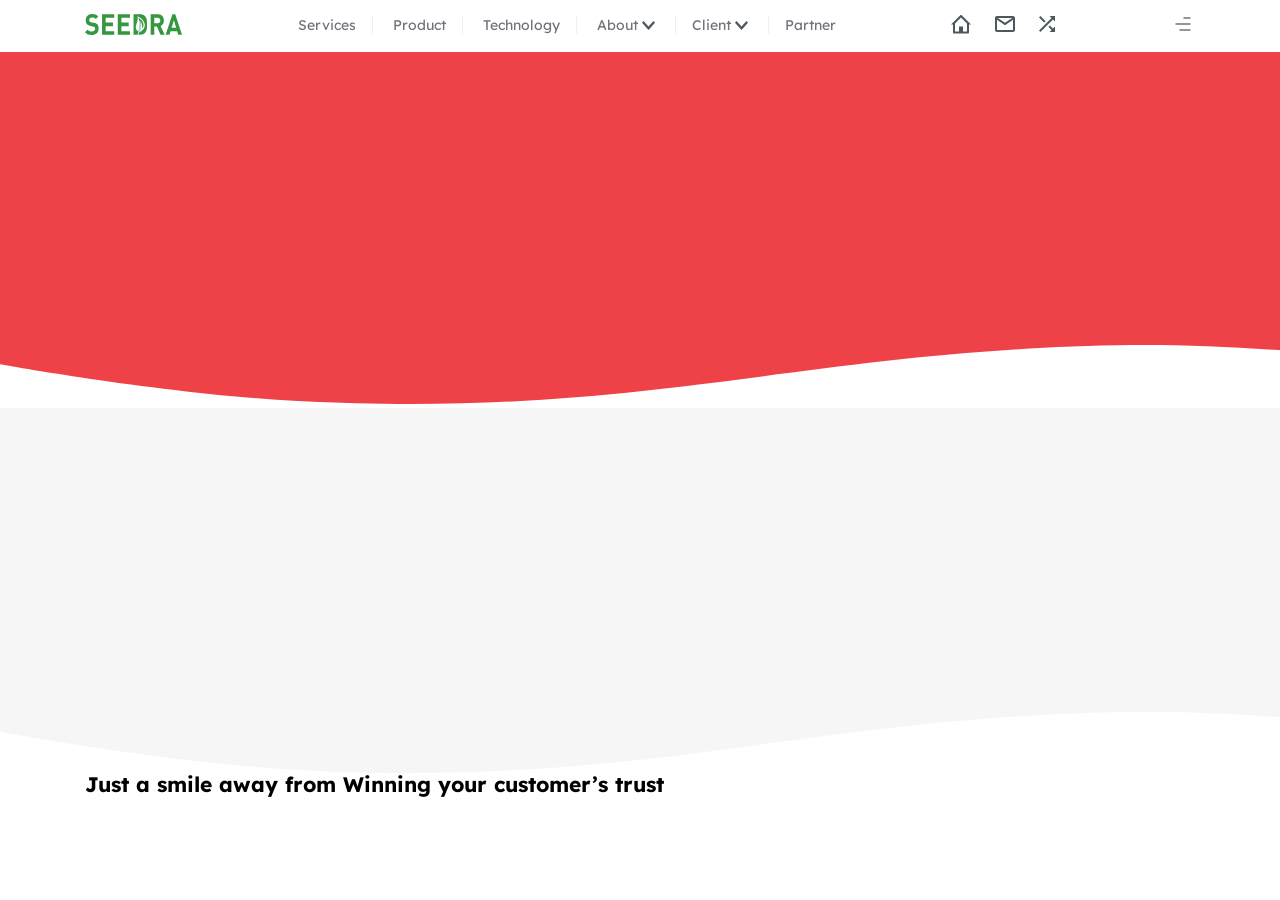
<file: services.html>
<!DOCTYPE html>
<html lang="en">
  <head>
    <meta charset="UTF-8" />
    <meta name="viewport" content="width=device-width, initial-scale=1.0" />
    <link rel="stylesheet" href="./style/main.css" />
    <title>Document</title>
  </head>
  <body>
    <div class="wrapper">
      <!-- HEADER - START -->

      <header class="header">
        <div class="container">
          <div class="header-row">
            <a href="/" class="header-logo">
              <img src="./images/logo.svg" alt="site logo" />
            </a>

            <nav class="header-navbar">
              <a href="/services.html" class="header-link">Services</a>
              <a href="#" class="header-link">Product</a>
              <a href="#" class="header-link">Technology</a>
              <a href="#" class="header-link">
                About
                <span class="header-link__icon">
                  <svg
                    width="13"
                    height="9"
                    viewBox="0 0 13 9"
                    fill="none"
                    xmlns="http://www.w3.org/2000/svg"
                  >
                    <path
                      id="arrow / chevron_down"
                      d="M0 1.71429L6.5 9L13 1.71429L11.4706 8.83195e-07L6.5 5.57143L1.52941 0L0 1.71429Z"
                      fill="#1F2E35"
                      fill-opacity="0.8"
                    />
                  </svg>
                </span>
              </a>
              <a href="#" class="header-link">
                Client
                <span class="header-link__icon">
                  <svg
                    width="13"
                    height="9"
                    viewBox="0 0 13 9"
                    fill="none"
                    xmlns="http://www.w3.org/2000/svg"
                  >
                    <path
                      id="arrow / chevron_down"
                      d="M0 1.71429L6.5 9L13 1.71429L11.4706 8.83195e-07L6.5 5.57143L1.52941 0L0 1.71429Z"
                      fill="#1F2E35"
                      fill-opacity="0.8"
                    />
                  </svg>
                </span>
              </a>
              <a href="#" class="header-link">Partner</a>
            </nav>

            <div class="header-buttons">
              <button class="header-button">
                <img src="./assets/icons/home-icon.svg" alt="home icon" />
              </button>
              <button class="header-button">
                <img src="./assets/icons/mail-icon.svg" alt="mail icon" />
              </button>
              <button class="header-button">
                <img src="./assets/icons/shuffle-icon.svg" alt="shuffle icon" />
              </button>
            </div>

            <div class="header-mobile">
              <button class="header-button">
                <img src="./assets/icons/menu-icon.svg" alt="menu icon" />
              </button>
            </div>
          </div>
        </div>
      </header>

      <!-- HEADER - END -->

      <!-- MAIN - START -->

      <main class="main">
        <section class="services-banner">
          <div class="services-banner__bg">
            <img
              src="./images/services/Background.svg"
              alt="bg red"
              class="services-banner__bg-one"
            />
            <img
              src="./images/services/Background White.svg"
              alt="bg white"
              class="services-banner__bg-two"
            />
          </div>
          <div class="container">
            <div class="services-banner__row">
              <h1 class="services-banner__title">
                Just a smile away from
                <span class="services-banner__title-red">
                  Winning your customer’s trust
                </span>
              </h1>
            </div>
          </div>
        </section>
      </main>

      <!-- MAIN - END -->

      <!-- FOOTER - START -->

      <footer class="footer"></footer>

      <!-- FOOTER - END -->

      <!-- askjdklasjdlkhleghqwe
        s;d;sd;sad;as;dm
      -->
    </div>
  </body>
</html>
</file>
<file: style/main.css>
@import url(https://fonts.googleapis.com/css?family=Lexend:100,200,300,regular,500,600,700,800,900);

* {
  margin: 0;
  padding: 0;
  box-sizing: border-box;
}

html,
body,
.wrapper {
  width: 100%;
  height: 100%;
}

.wrapper {
  display: flex;
  flex-direction: column;
  font-family: "Lexend", sans-serif;
  font-size: 14px;
  font-weight: normal;
  line-height: 120%;
}

button {
  background-color: transparent;
  border: none;
  font-family: inherit;
  cursor: pointer;
}

a {
  text-decoration: none;
  font-family: inherit;
  color: inherit;
}

input {
  outline: none;
  font-family: inherit;
}

/* GLOBAL - STYLES - START */

.container {
  width: 100%;
  max-width: 1140px;
  padding: 0 15px;
  margin: 0 auto;
}

.section-title {
  display: flex;
  align-items: center;
  justify-content: center;
}

.section-title:has(.section-title__button) {
  justify-content: space-between;
}

.section-title__title {
  font-weight: 600;
  font-size: 36px;
  line-height: 150%;
  letter-spacing: -0.05em;
  color: #1f2533;
}

.section-title__button {
  border: 1px solid #efefef;
  border-radius: 8px;
  padding: 11px 33px;
  font-weight: 500;
  font-size: 16px;
  line-height: 178%;
  letter-spacing: -0.04em;
  color: #359740;
}

/* GLOBAL - STYLES - END */

/* HEADER - START */

.header {
  box-shadow: 0 4px 12px 0 rgba(207, 207, 207, 0.25);
  background: #fff;
  padding: 12px 0;
}

.header-row {
  display: flex;
  align-items: center;
  justify-content: space-between;
  column-gap: 4px;
}

.header-link {
  font-weight: 400;
  font-size: 14px;
  line-height: 178%;
  color: #70737c;
  transition: all 0.2s ease-in-out;
}

.header-link:not(:last-child) {
  border-right: 1px solid #efefef;
  padding-right: 16px;
  margin-right: 16px;
}

.header-link:hover {
  color: #359740;
}

.header-social {
  display: flex;
  align-items: center;
  column-gap: 8px;
}

.header-search {
  max-width: 285px;
  flex: 1 1 auto;
  display: flex;
  align-items: center;
  padding: 12px 20px;
  border: 1px solid #efefef;
  border-radius: 71px;
  column-gap: 16px;
  transition: all 0.2s ease;
}

.header-search__input {
  flex: 1 1 auto;
  border: none;
  font-weight: 400;
  font-size: 14px;
  line-height: 178%;
  color: #70737c;
}

.header-buttons {
  display: flex;
  align-items: center;
  column-gap: 24px;
}

.header-button__menu {
  display: none;
}
/* HEADER - END */

/* BANNER - START */

.banner {
  margin: 32px 0 16px 0;
}

.banner-bg__mobile {
  display: none;
}

.banner-image__wrapper {
  display: none;
}

.banner-row {
  display: flex;
  background-color: #eaf1eb;
  border-radius: 24px;
  overflow: hidden;
}

.banner-content {
  width: 65%;
  padding: 48px 0 48px 48px;
}

.banner-image {
  position: relative;
  width: 35%;
}

.banner-bg {
  position: absolute;
  right: 0;
  bottom: 0;
}

.banner-bg img {
  vertical-align: bottom;
}

.banner-title {
  font-weight: 600;
  font-size: 48px;
  line-height: 112%;
  letter-spacing: -0.05em;
  color: #1f2533;
  margin-bottom: 12px;
}

.banner-subtitle {
  font-weight: 300;
  font-size: 16px;
  line-height: 175%;
  color: #1f2533;
  margin-bottom: 20px;
}

.banner-price {
  display: flex;
  align-items: center;
  column-gap: 16px;
  margin-bottom: 24px;
}

.banner-price__number {
  font-weight: 600;
  font-size: 42px;
  line-height: 129%;
  color: #1f2533;
}

.banner-buttons {
  display: flex;
  align-items: center;
  column-gap: 12px;
}

.banner-button {
  border-radius: 8px;
  padding: 11px 33px;
  background: #359740;
  font-weight: 500;
  font-size: 16px;
  line-height: 178%;
  letter-spacing: -0.04em;
  color: #fff;
}

/* BANNER - END */

/* PRODUCTS - START */

.products {
  margin: 60px 0;
}

.products-categories {
  margin-top: 42px;
  margin-bottom: 32px;
  display: flex;
  align-items: center;
  column-gap: 12px;
}

.categories-card {
  flex: 1 1 auto;
  border: 2px solid #efefef;
  border-radius: 8px;
  height: 72px;
  padding: 8px;
  display: flex;
  align-items: center;
  justify-content: center;
  column-gap: 8px;
}

.categories-card__title {
  font-weight: 400;
  font-size: 14px;
  line-height: 178%;
  color: #1f2533;
}
.products-row {
  display: flex;
  flex-wrap: wrap;
  gap: 30px;
}

.products-card {
  width: calc(33.3% - 20px);
  position: relative;
  border: 2px solid #efefef;
  border-radius: 8px;
  padding: 28px;
}

.products-card__like {
  position: absolute;
  top: 12px;
  right: 12px;
  border: 1px solid #efefef;
  background-color: #fff;
  width: 40px;
  height: 40px;
  border-radius: 50%;
  display: flex;
  align-items: center;
  justify-content: center;
}

.products-card__like path {
  fill: #ffcf55;
}

.products-card__image {
  width: 100%;
  height: 294px;
  margin-bottom: 24px;
}

.products-card__image img {
  width: 100%;
  height: 100%;
  object-fit: contain;
}

.products-card__stars {
  display: flex;
  align-items: center;
  column-gap: 12px;
  margin-bottom: 8px;
}

.card-stars__text {
  font-weight: 400;
  font-size: 14px;
  line-height: 178%;
  color: #70737c;
}

.products-card__subtitle {
  font-weight: 500;
  font-size: 16px;
  line-height: 156%;
  letter-spacing: -0.04em;
  color: #1f2533;
  margin-bottom: 8px;
}

.products-card__row {
  display: flex;
  align-items: center;
  justify-content: space-between;
}

.products-card__price {
  font-weight: 600;
  font-size: 28px;
  line-height: 193%;
  color: #1f2533;
}

.products-card__button {
  border: 1px solid #efefef;
  border-radius: 8px;
  padding: 12px;
}

/* PRODUCTS - END */

/* MEDIA - QUERIES - START */

@media screen and (max-width: 1014px) {
  .header-link:not(:last-child) {
    padding-right: 8px;
    margin-right: 8px;
  }

  .header-buttons {
    column-gap: 12px;
  }

  .products-categories {
    overflow-x: scroll;
  }

  .products-card {
    width: calc(50% - 20px);
  }
}

@media screen and (max-width: 940px) {
  .header-nav,
  .header-social {
    display: none;
  }

  .header-search {
    max-width: none;
  }
  .header-row {
    column-gap: 24px;
  }

  .header-button {
    width: 40px;
    height: 40px;
    display: flex;
    align-items: center;
    justify-content: center;
    border: 1px solid #efefef;
    border-radius: 50%;
  }

  .header-button__menu {
    display: block;
    border: none;
  }
}

@media screen and (max-width: 768px) {
  .banner-row {
    flex-direction: column-reverse;
  }

  .banner-content,
  .banner-image {
    width: 100%;
  }

  .banner-image {
    padding-top: 40px;
  }

  .banner-bg__mobile,
  .banner-image__wrapper {
    display: block;
  }

  .banner-bg__desktop {
    display: none;
  }

  .banner-bg {
    top: 0;
    left: 0;
  }

  .banner-image__wrapper {
    position: relative;
    width: 200px;
    height: 200px;
    margin: 0 auto;
  }

  .banner-image__wrapper img {
    width: 100%;
    height: 100%;
  }

  .products-row {
    flex-wrap: nowrap;
    overflow-x: scroll;
  }

  .products-card {
    flex-shrink: 0;
    width: 320px;
  }
}

@media screen and (max-width: 560px) {
  .header-search {
    display: none;
  }
}

/* MEDIA - QUERIES - END */
</file>
